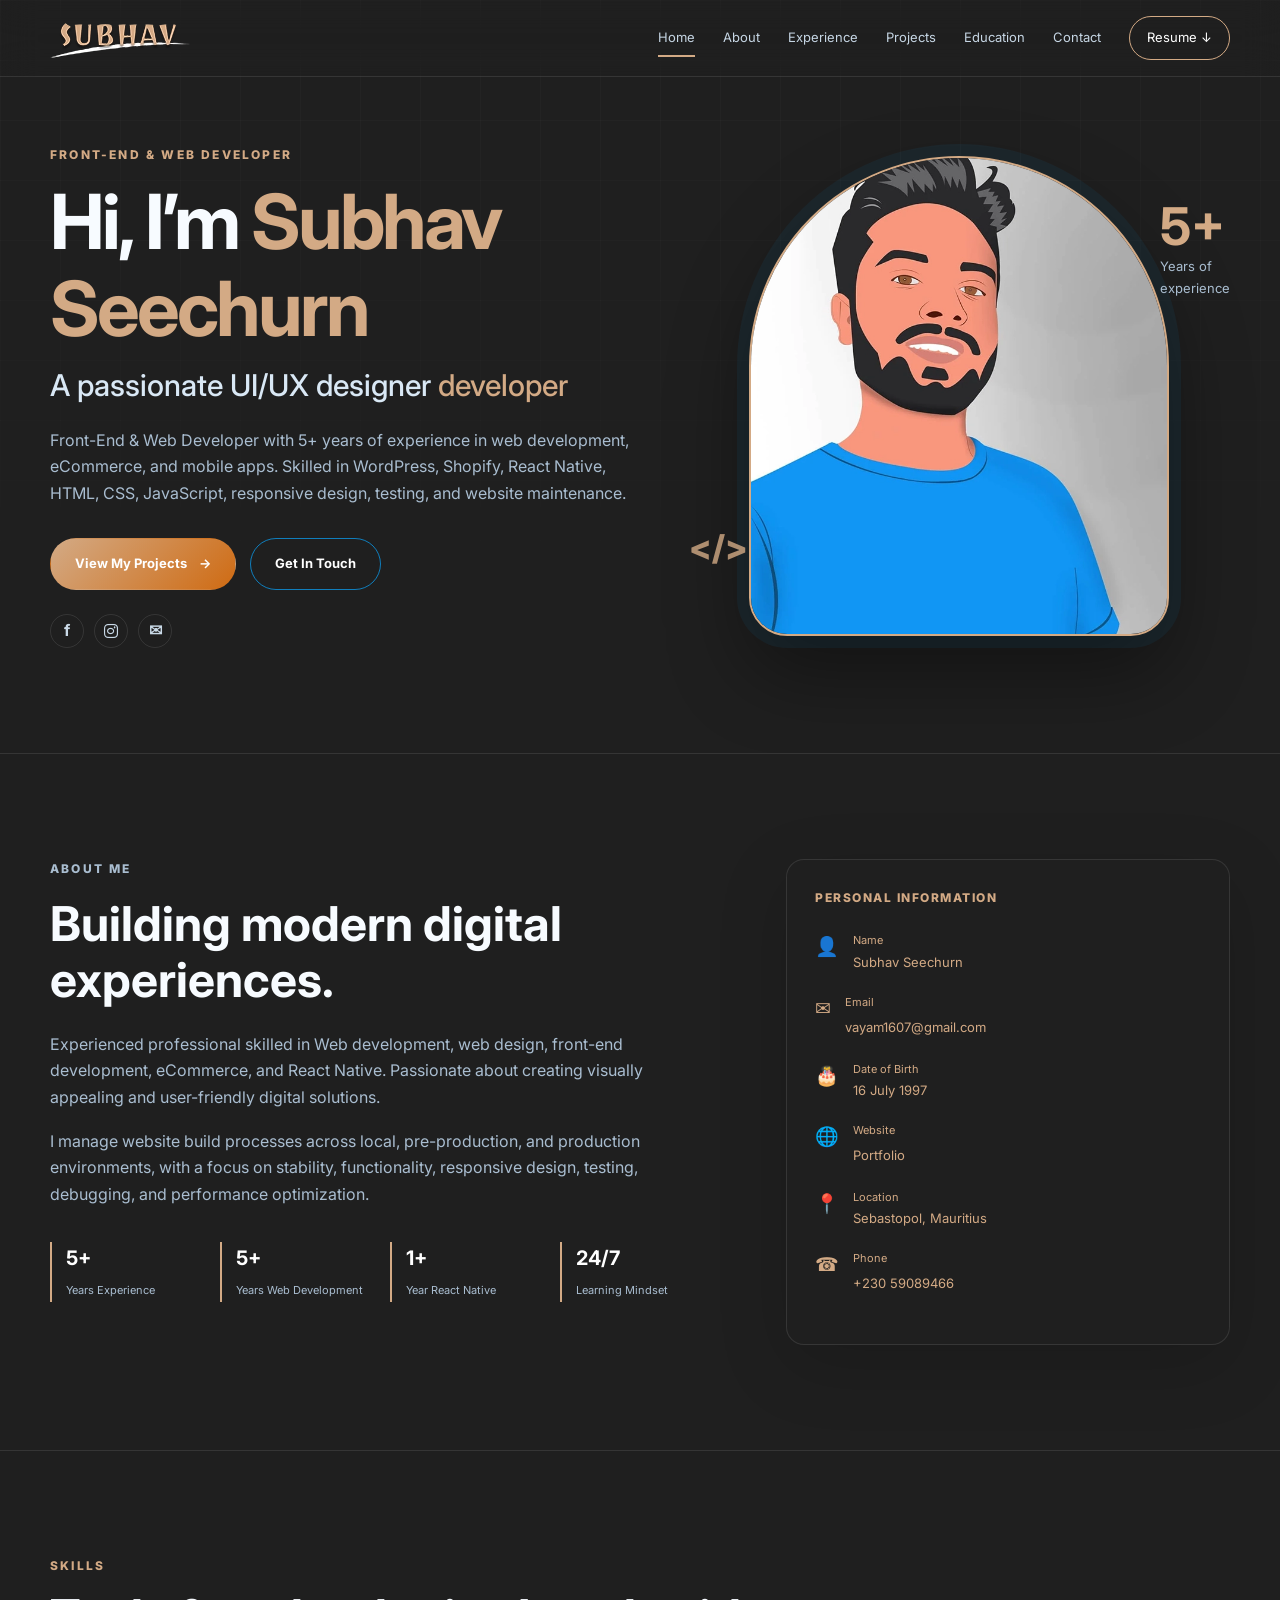
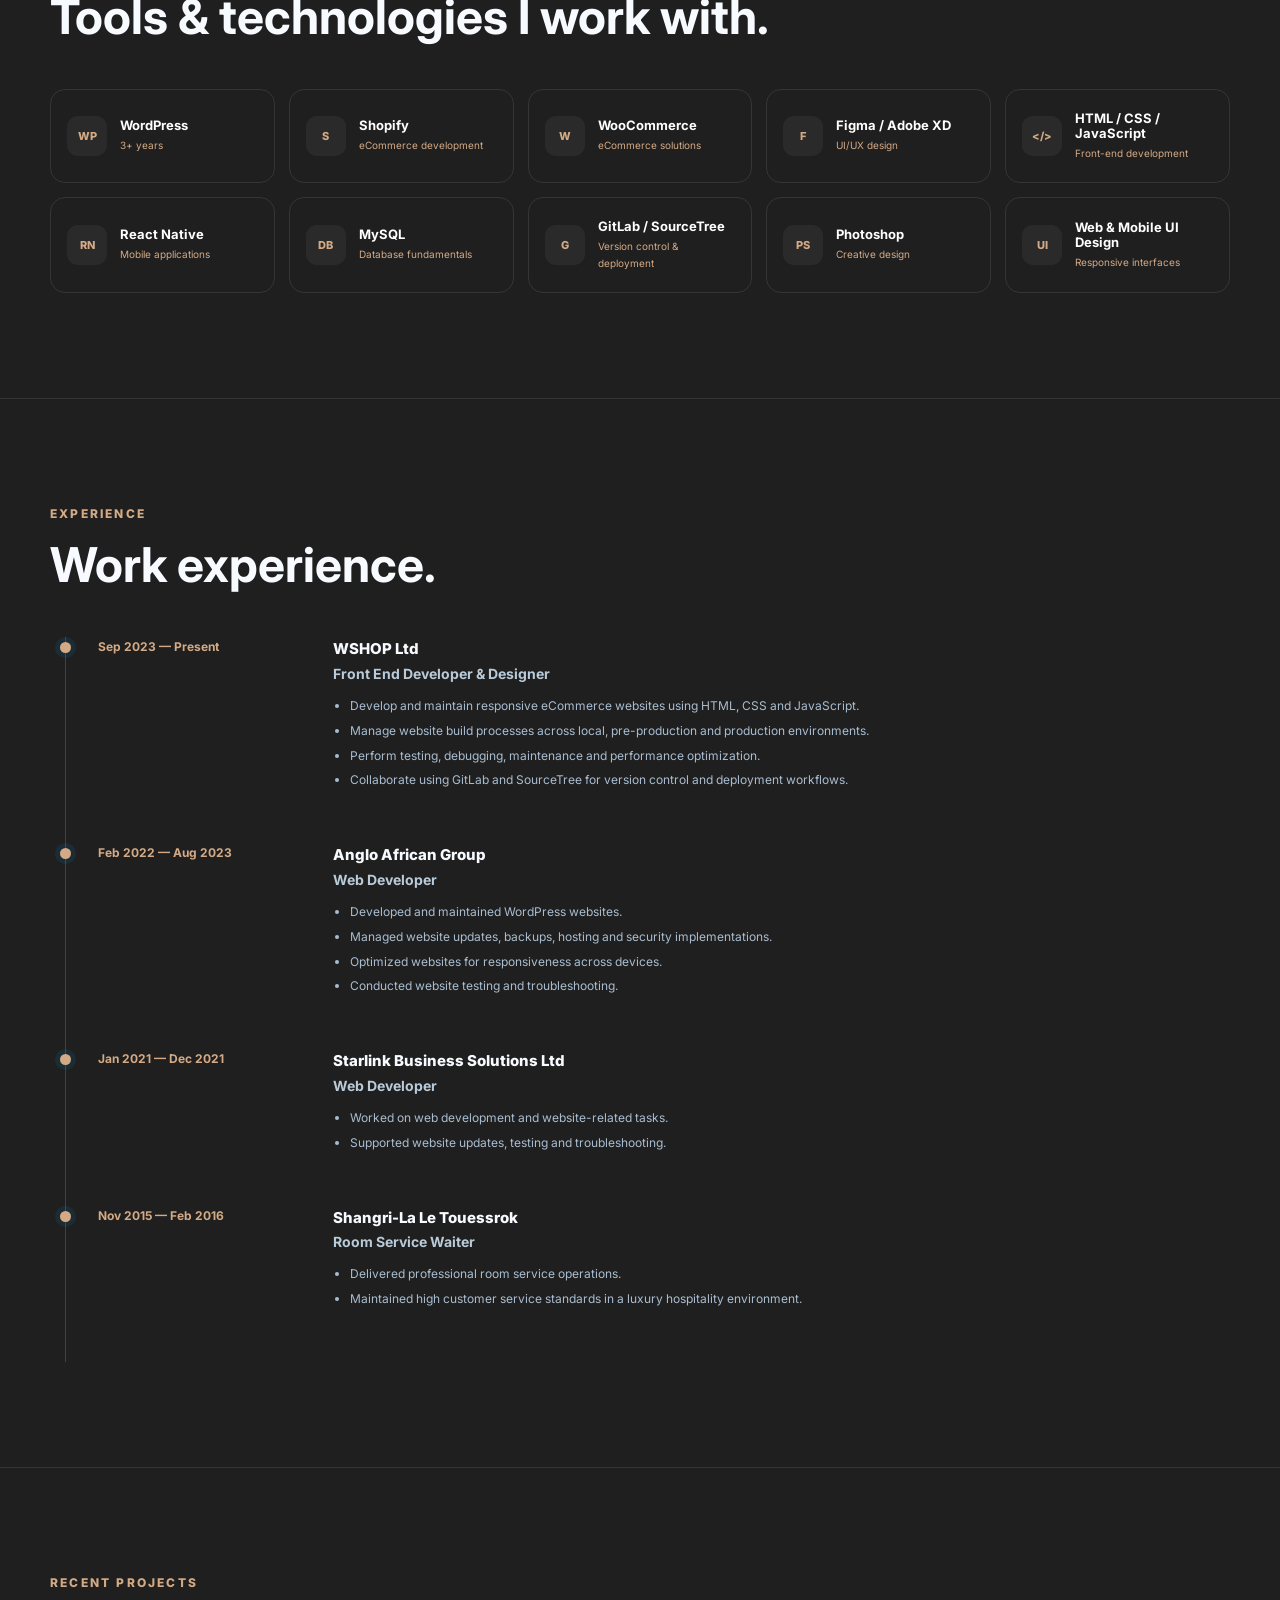
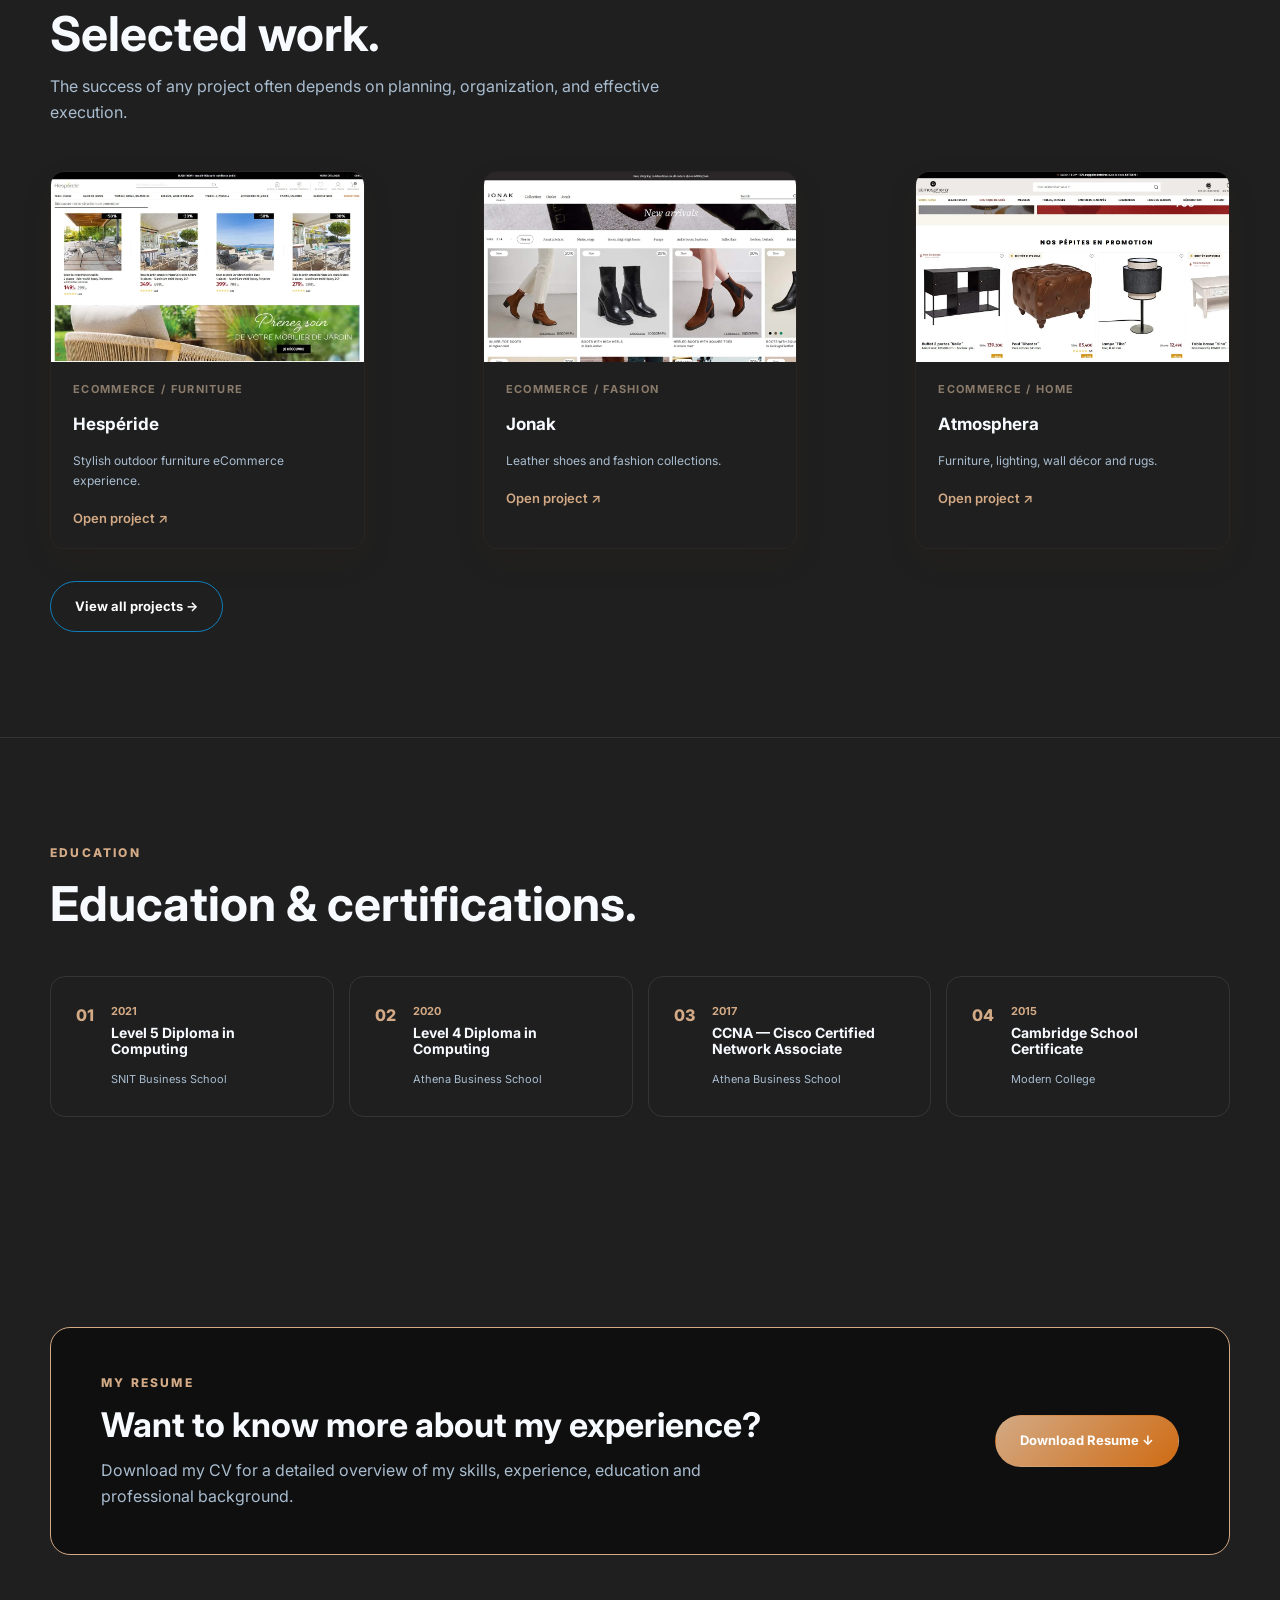
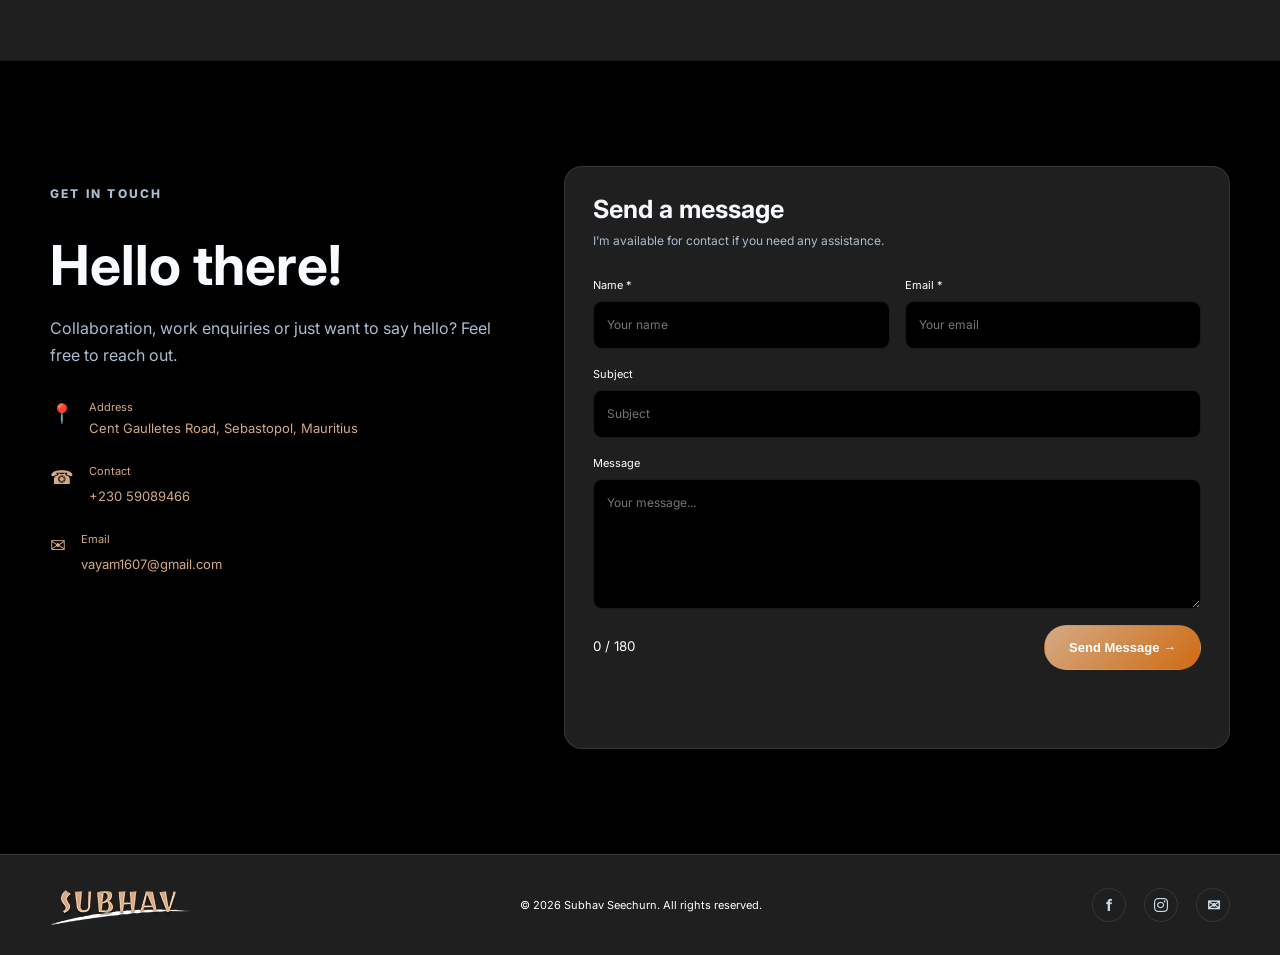
<file: index.html>
<!DOCTYPE html>
<html lang="en">
<head>
  <meta charset="UTF-8" />
  <meta name="viewport" content="width=device-width, initial-scale=1.0" />
  <meta name="description" content="Subhav Seechurn" />
  <title>Subhav Seechurn</title>
  <link rel="preconnect" href="https://fonts.googleapis.com">
  <link rel="preconnect" href="https://fonts.gstatic.com" crossorigin>
  <link href="https://fonts.googleapis.com/css2?family=Inter:wght@400;500;600;700;800&display=swap" rel="stylesheet">
  <link rel="stylesheet" href="style.css" />
  <link rel="icon" type="image/svg+xml" href="img/favicon.svg">
  <link rel="stylesheet" href="https://cdnjs.cloudflare.com/ajax/libs/font-awesome/6.5.2/css/all.min.css">
</head>
<body>
  <div class="scroll-progress" id="scrollProgress"></div>

  <header class="site-header" id="top">
    <nav class="nav container" id="primary-nav">
      <a class="brand" href="#home" aria-label="Subhav Seechurn home">
        <img src="img/logo.webp" alt="Subhav Seechurn">
      </a>

      <button class="menu-toggle" id="menuToggle" aria-label="Toggle menu" aria-expanded="false">
        <span></span><span></span><span></span>
      </button>

      <div class="nav-links" id="navLinks">
        <a class="active" href="#home">Home</a>
        <a href="#about">About</a>
        <a href="#experience">Experience</a>
        <a href="#projects">Projects</a>
        <a href="#education">Education</a>
        <a href="#contact">Contact</a>
        <a class="nav-resume" href="#resume">Resume <span>↓</span></a>
      </div>
    </nav>
  </header>

  <main id="lqd-site-content">
    <section class="hero section" id="home">
      <div class="hero-grid container">
        <div class="hero-copy reveal">
          <p class="eyebrow">FRONT-END & WEB DEVELOPER</p>
          <h1>Hi, I’m <span>Subhav Seechurn</span></h1>
          <h2>A passionate UI/UX designer <span>developer</span></h2>
          <p class="hero-text">
            Front-End & Web Developer with 5+ years of experience in web development,
            eCommerce, and mobile apps. Skilled in WordPress, Shopify, React Native,
            HTML, CSS, JavaScript, responsive design, testing, and website maintenance.
          </p>
          <div class="hero-actions">
            <a class="btn btn-primary" href="#projects">View My Projects <span>→</span></a>
            <a class="btn btn-outline" href="#contact">Get In Touch</a>
          </div>
          <div class="social-row">
            <a href="https://www.facebook.com/profile.php?id=100084612090425" target="_blank" rel="noopener">f</a>
            <a href="https://www.instagram.com/vayam_seechurn/" target="_blank" rel="noopener"><i class="fa-brands fa-instagram"></i></a>
            <a href="mailto:vayam1607@gmail.com">✉</a>
          </div>
        </div>

        <div class="hero-visual reveal">
          <div class="hero-glow"></div>
          <div class="portrait-wrap">
            <img src="img/profile_image.webp" alt="Dummy profile portrait for Subhav Seechurn" />
          </div>
          <div class="experience-badge">
            <strong id="experienceyears"></strong>
            <span>Years of<br>experience</span>
          </div>
          <div class="floating-code">&lt;/&gt;</div>
        </div>
      </div>
    </section>

    <section class="about section" id="about">
      <div class="container about-grid">
        <div class="about-copy reveal">
          <p class="eyebrow">ABOUT ME</p>
          <h2>Building modern digital experiences.</h2>
          <p>
            Experienced professional skilled in Web development, web design,
            front-end development, eCommerce, and React Native. Passionate about
            creating visually appealing and user-friendly digital solutions.
          </p>
          <p>
            I manage website build processes across local, pre-production, and
            production environments, with a focus on stability, functionality,
            responsive design, testing, debugging, and performance optimization.
          </p>

          <div class="stats">
            <div><strong>5+</strong><span>Years Experience</span></div>
            <div><strong>5+</strong><span>Years Web Development</span></div>
            <div><strong>1+</strong><span>Year React Native</span></div>
            <div><strong>24/7</strong><span>Learning Mindset</span></div>
          </div>
        </div>

        <div class="info-card reveal">
          <p class="card-label">PERSONAL INFORMATION</p>
          <div class="info-item"><span>👤</span><div><small>Name</small><div class="name">Subhav Seechurn</div></div></div>
          <div class="info-item"><span>✉</span><div><small>Email</small><a href="mailto:vayam1607@gmail.com">vayam1607@gmail.com</a></div></div>
          <div class="info-item"><span>🎂</span><div><small>Date of Birth</small><div class="name">16 July 1997</div></div></div>
          <div class="info-item"><span>🌐</span><div><small>Website</small><a href="https://vayam737-cmd.github.io/subhav-portfolio/" target="_blank" rel="noopener">Portfolio</a></div></div>
          <div class="info-item"><span>📍</span><div><small>Location</small><div class="name">Sebastopol, Mauritius</div></div></div>
          <div class="info-item"><span>☎</span><div><small>Phone</small><a href="tel:+23059089466">+230 59089466</a></div></div>
        </div>
      </div>
    </section>

    <section class="skills section" id="skills">
      <div class="container">
        <div class="section-heading reveal">
          <p class="eyebrow">SKILLS</p>
          <h2>Tools & technologies I work with.</h2>
        </div>
        <div class="skill-grid">
          <article class="skill-card reveal"><span class="skill-icon">WP</span><div><h3>WordPress</h3><p>3+ years</p></div></article>
          <article class="skill-card reveal"><span class="skill-icon">S</span><div><h3>Shopify</h3><p>eCommerce development</p></div></article>
          <article class="skill-card reveal"><span class="skill-icon">W</span><div><h3>WooCommerce</h3><p>eCommerce solutions</p></div></article>
          <article class="skill-card reveal"><span class="skill-icon">F</span><div><h3>Figma / Adobe XD</h3><p>UI/UX design</p></div></article>
          <article class="skill-card reveal"><span class="skill-icon">&lt;/&gt;</span><div><h3>HTML / CSS / JavaScript</h3><p>Front-end development</p></div></article>
          <article class="skill-card reveal"><span class="skill-icon">RN</span><div><h3>React Native</h3><p>Mobile applications</p></div></article>
          <article class="skill-card reveal"><span class="skill-icon">DB</span><div><h3>MySQL</h3><p>Database fundamentals</p></div></article>
          <article class="skill-card reveal"><span class="skill-icon">G</span><div><h3>GitLab / SourceTree</h3><p>Version control & deployment</p></div></article>
          <article class="skill-card reveal"><span class="skill-icon">PS</span><div><h3>Photoshop</h3><p>Creative design</p></div></article>
          <article class="skill-card reveal"><span class="skill-icon">UI</span><div><h3>Web & Mobile UI Design</h3><p>Responsive interfaces</p></div></article>
        </div>
      </div>
    </section>

    <section class="experience section" id="experience">
      <div class="container">
        <div class="section-heading reveal">
          <p class="eyebrow">EXPERIENCE</p>
          <h2>Work experience.</h2>
        </div>

        <div class="timeline">
          <article class="timeline-item reveal">
            <div class="timeline-dot"></div>
            <div class="timeline-date">Sep 2023 — Present</div>
            <div class="timeline-content">
              <p class="company">WSHOP Ltd</p>
              <h3>Front End Developer & Designer</h3>
              <ul>
                <li>Develop and maintain responsive eCommerce websites using HTML, CSS and JavaScript.</li>
                <li>Manage website build processes across local, pre-production and production environments.</li>
                <li>Perform testing, debugging, maintenance and performance optimization.</li>
                <li>Collaborate using GitLab and SourceTree for version control and deployment workflows.</li>
              </ul>
            </div>
          </article>

          <article class="timeline-item reveal">
            <div class="timeline-dot"></div>
            <div class="timeline-date">Feb 2022 — Aug 2023</div>
            <div class="timeline-content">
              <p class="company">Anglo African Group</p>
              <h3>Web Developer</h3>
              <ul>
                <li>Developed and maintained WordPress websites.</li>
                <li>Managed website updates, backups, hosting and security implementations.</li>
                <li>Optimized websites for responsiveness across devices.</li>
                <li>Conducted website testing and troubleshooting.</li>
              </ul>
            </div>
          </article>

          <article class="timeline-item reveal">
            <div class="timeline-dot"></div>
            <div class="timeline-date">Jan 2021 — Dec 2021</div>
            <div class="timeline-content">
              <p class="company">Starlink Business Solutions Ltd</p>
              <h3>Web Developer</h3>
              <ul>
                <li>Worked on web development and website-related tasks.</li>
                <li>Supported website updates, testing and troubleshooting.</li>
              </ul>
            </div>
          </article>

          <article class="timeline-item reveal">
            <div class="timeline-dot"></div>
            <div class="timeline-date">Nov 2015 — Feb 2016</div>
            <div class="timeline-content">
              <p class="company">Shangri-La Le Touessrok</p>
              <h3>Room Service Waiter</h3>
              <ul>
                <li>Delivered professional room service operations.</li>
                <li>Maintained high customer service standards in a luxury hospitality environment.</li>
              </ul>
            </div>
          </article>
        </div>
      </div>
    </section>

    <section class="projects section" id="projects">
      <div class="container">
        <div class="section-heading section-heading-row reveal">
          <div>
            <p class="eyebrow">RECENT PROJECTS</p>
            <h2>Selected work.</h2>
            <p>The success of any project often depends on planning, organization, and effective execution.</p>
          </div>
        </div>

        <div class="project-grid">
          <article class="project-card reveal">
            <div class="project-image furniture"></div>
            <div class="project-body">
              <span>eCommerce / Furniture</span>
              <h3>Hespéride</h3>
              <p>Stylish outdoor furniture eCommerce experience.</p>
              <a href="https://www.hesperide.com/fr/" target="_blank" rel="noopener">Open project ↗</a>
            </div>
          </article>

          <article class="project-card reveal">
            <div class="project-image shoes"></div>
            <div class="project-body">
              <span>eCommerce / Fashion</span>
              <h3>Jonak</h3>
              <p>Leather shoes and fashion collections.</p>
              <a href="https://www.jonak-paris.com/" target="_blank" rel="noopener">Open project ↗</a>
            </div>
          </article>

          <article class="project-card reveal">
            <div class="project-image decor"></div>
            <div class="project-body">
              <span>eCommerce / Home</span>
              <h3>Atmosphera</h3>
              <p>Furniture, lighting, wall décor and rugs.</p>
              <a href="https://www.atmosphera.com/fr/" target="_blank" rel="noopener">Open project ↗</a>
            </div>
          </article>
        </div>
        <a class="btn btn-outline" href="projects.html">View all projects →</a>
      </div>
    </section>

    <section class="education section" id="education">
      <div class="container">
        <div class="section-heading reveal">
          <p class="eyebrow">EDUCATION</p>
          <h2>Education & certifications.</h2>
        </div>
        <div class="education-grid">
          <article class="education-card reveal"><span>01</span><div><p>2021</p><h3>Level 5 Diploma in Computing</h3><small>SNIT Business School</small></div></article>
          <article class="education-card reveal"><span>02</span><div><p>2020</p><h3>Level 4 Diploma in Computing</h3><small>Athena Business School</small></div></article>
          <article class="education-card reveal"><span>03</span><div><p>2017</p><h3>CCNA — Cisco Certified Network Associate</h3><small>Athena Business School</small></div></article>
          <article class="education-card reveal"><span>04</span><div><p>2015</p><h3>Cambridge School Certificate</h3><small>Modern College</small></div></article>
        </div>
      </div>
    </section>

    <section class="resume-cta section" id="resume">
      <div class="container resume-box reveal">
        <div>
          <p class="eyebrow">MY RESUME</p>
          <h2>Want to know more about my experience?</h2>
          <p>Download my CV for a detailed overview of my skills, experience, education and professional background.</p>
        </div>
        <a href="img/resume_Subhav_Seechurn_2026.pdf" class="btn btn-primary" target="_blank" rel="noopener noreferrer">Download Resume ↓</a>
      </div>
    </section>

    <section class="contact section" id="contact">
      <div class="container contact-grid">
        <div class="contact-copy reveal">
          <p class="eyebrow">GET IN TOUCH</p>
          <h2>Hello there!</h2>
          <p>Collaboration, work enquiries or just want to say hello? Feel free to reach out.</p>
          <div class="contact-list">
            <div><span>📍</span><div><small>Address</small><div class="address">Cent Gaulletes Road, Sebastopol, Mauritius</div></div></div>
            <div><span>☎</span><div><small>Contact</small><a href="tel:+23059089466">+230 59089466</a></div></div>
            <div><span>✉</span><div><small>Email</small><a href="mailto:vayam1607@gmail.com">vayam1607@gmail.com</a></div></div>
          </div>
        </div>

        <form class="contact-form reveal" id="contactForm">
          <h3>Send a message</h3>
          <p>I’m available for contact if you need any assistance.</p>
          <div class="form-grid">
            <label>Name *<input name="name" type="text" placeholder="Your name" required></label>
            <label>Email *<input name="email" type="email" placeholder="Your email" required></label>
          </div>
          <label>Subject<input name="subject" type="text" placeholder="Subject"></label>
          <label>Message<textarea name="message" id="message" maxlength="180" placeholder="Your message..." required></textarea></label>
          <div class="form-footer">
            <small><span id="charCount">0</span> / 180</small>
            <button class="btn btn-primary loader" type="submit">
                <span class="loader-text">Send Message →</span>
                <span class="loading">Sending...</span>
            </button>
          </div>
          <p class="form-note" id="formNote"></p>
        </form>
      </div>
    </section>
  </main>

  <footer class="footer">
    <div class="container footer-inner">
      <div class="footer-brand"><img src="img/logo.webp" alt="Subhav Seechurn"></div>
      <p>© <span id="year"></span> Subhav Seechurn. All rights reserved.</p>
      <div class="footer-links">
        <a href="https://www.facebook.com/profile.php?id=100084612090425" target="_blank" rel="noopener">f</a>
        <a href="https://www.instagram.com/vayam_seechurn/" target="_blank" rel="noopener"><i class="fa-brands fa-instagram"></i></a>
        <a href="mailto:vayam1607@gmail.com">✉</a>
      </div>
    </div>
  </footer>

  <a class="back-top" href="#home" aria-label="Back to top">↑</a>
  <script src="script.js"></script>
</body>
</html>
</file>
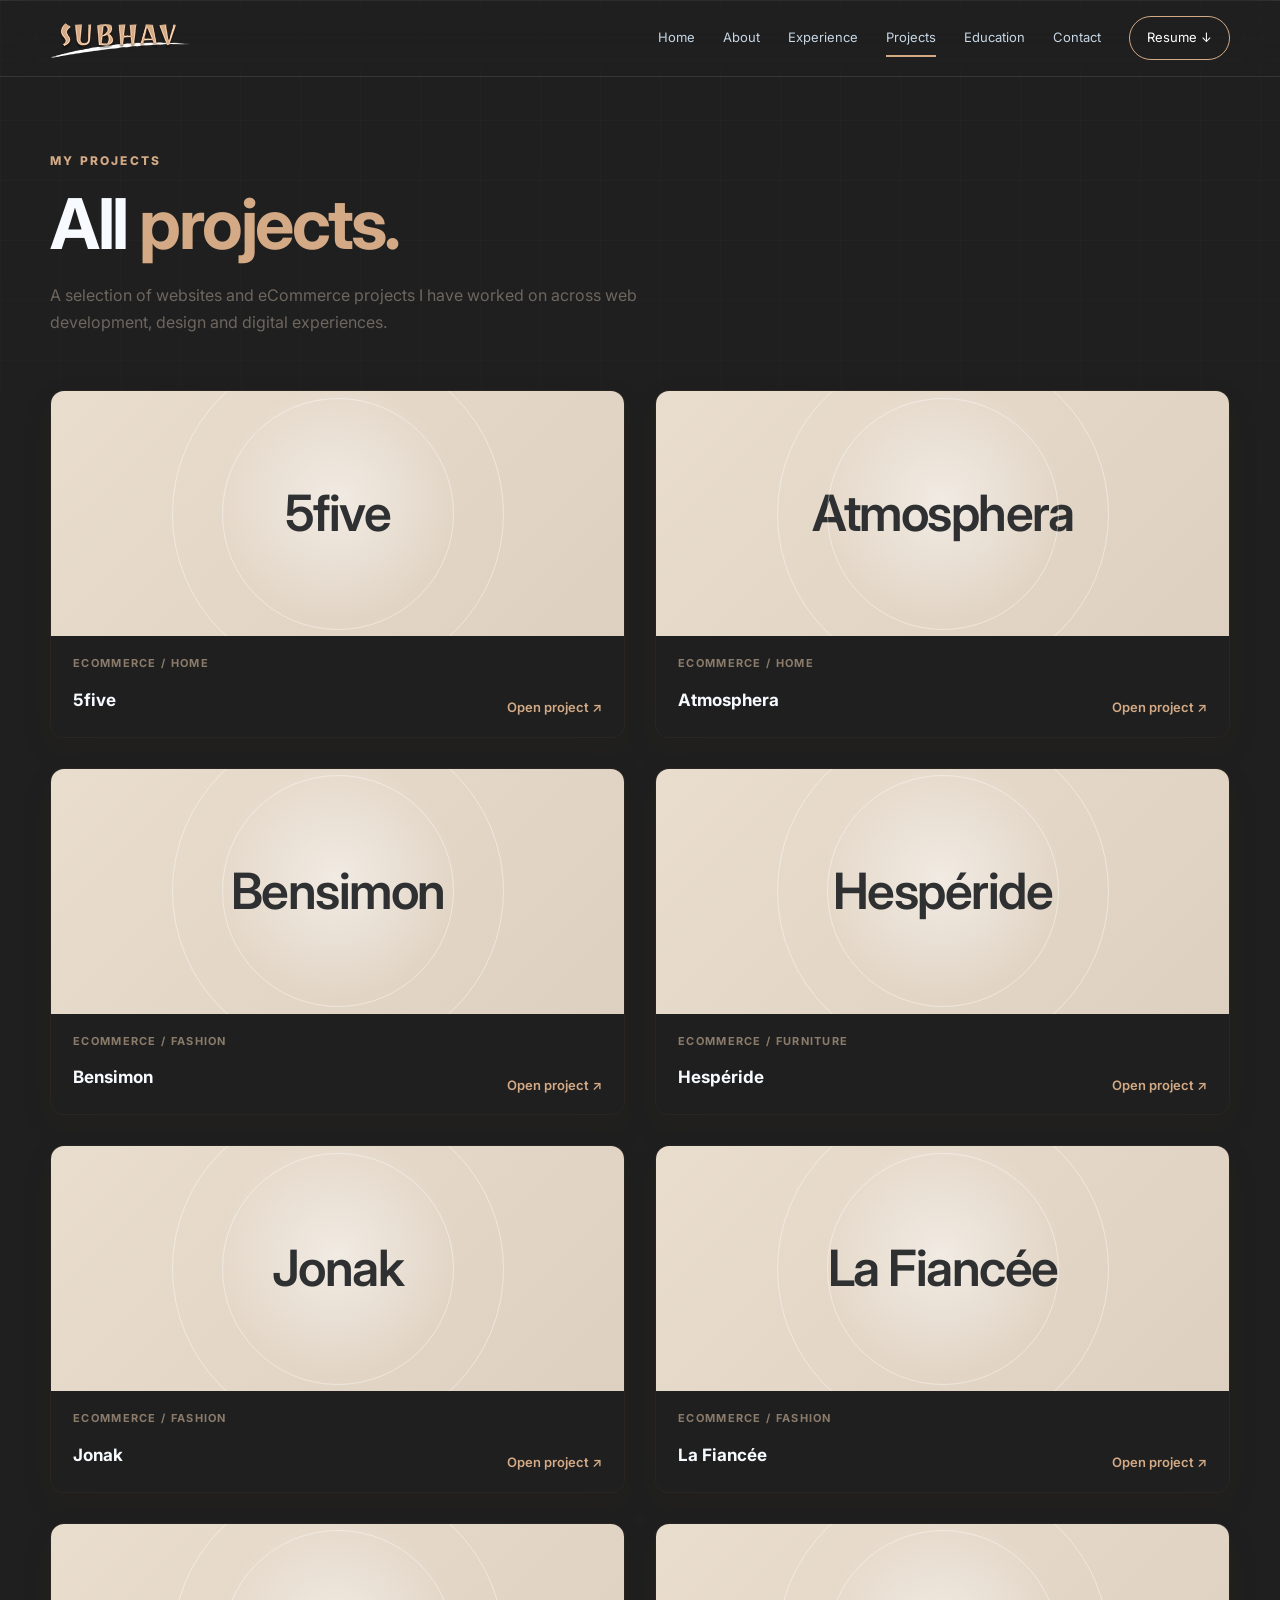
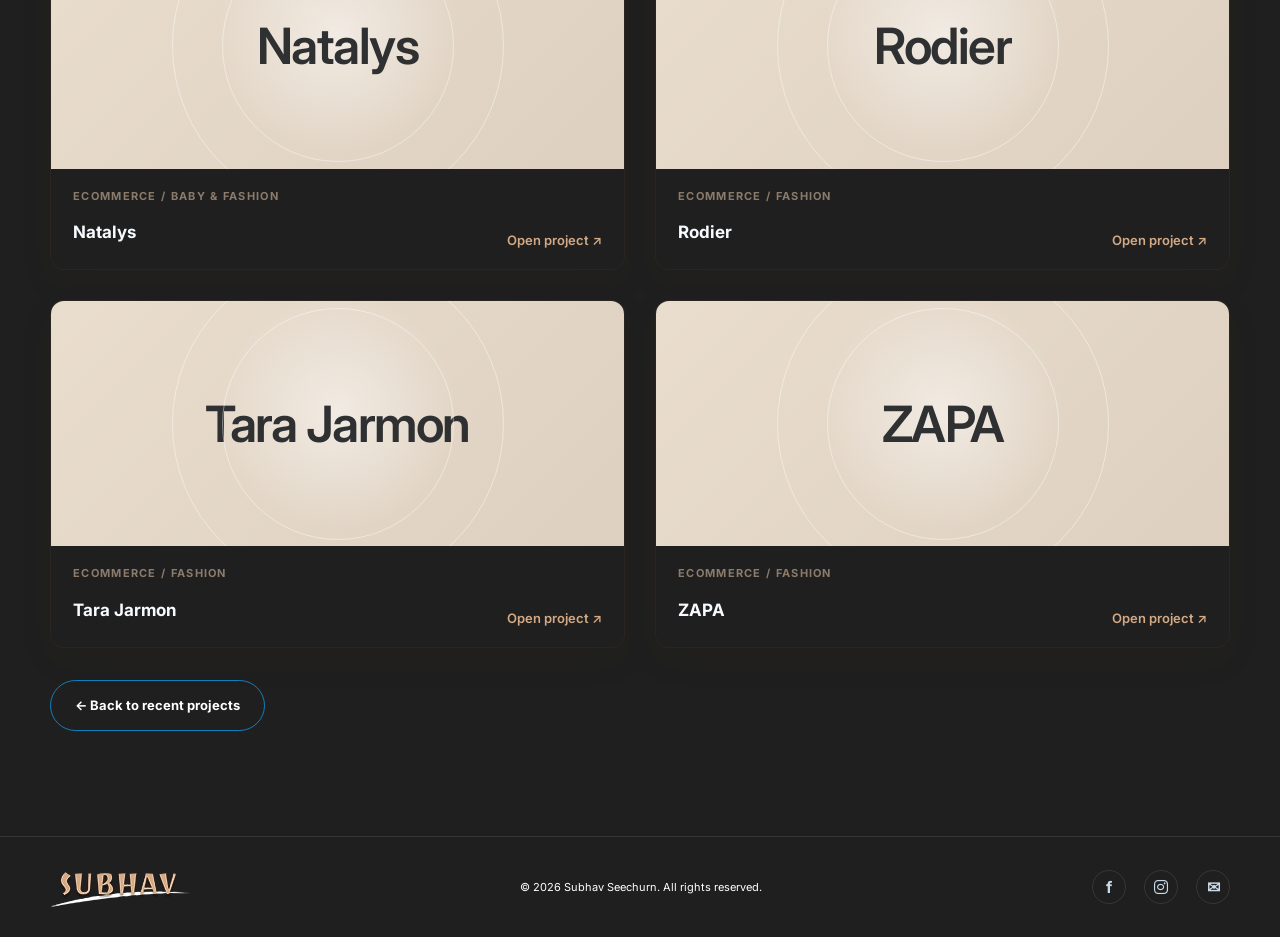
<file: projects.html>
<!DOCTYPE html>
<html lang="en">
<head>
  <meta charset="UTF-8">
  <meta name="viewport" content="width=device-width, initial-scale=1.0">
  <meta name="description" content="All projects by Subhav Seechurn">
  <title>All Projects | Subhav Seechurn</title>
  <link rel="preconnect" href="https://fonts.googleapis.com">
  <link rel="preconnect" href="https://fonts.gstatic.com" crossorigin>
  <link href="https://fonts.googleapis.com/css2?family=Inter:wght@400;500;600;700;800&display=swap" rel="stylesheet">
  <link rel="stylesheet" href="style.css">
  <link rel="icon" type="image/svg+xml" href="img/favicon.svg">
  <link rel="stylesheet" href="https://cdnjs.cloudflare.com/ajax/libs/font-awesome/6.5.2/css/all.min.css">
</head>
<body>
  <div class="scroll-progress" id="scrollProgress"></div>

  <header class="site-header" id="top">
    <nav class="nav container" id="primary-nav">
      <a class="brand" href="index.html" aria-label="Subhav Seechurn home">
        <img src="img/logo.webp" alt="Subhav Seechurn">
      </a>

      <button class="menu-toggle" id="menuToggle" aria-label="Toggle menu" aria-expanded="false">
        <span></span><span></span><span></span>
      </button>

      <div class="nav-links" id="navLinks">
        <a href="index.html#home">Home</a>
        <a href="index.html#about">About</a>
        <a href="index.html#experience">Experience</a>
        <a class="active" href="projects.html">Projects</a>
        <a href="index.html#education">Education</a>
        <a href="index.html#contact">Contact</a>
        <a class="nav-resume" href="index.html#resume">Resume <span>↓</span></a>
      </div>
    </nav>
  </header>

  <main>
    <section class="projects-page section">
      <div class="container">
        <div class="page-header reveal">
          <p class="eyebrow">MY PROJECTS</p>
          <h1>All <span>projects.</span></h1>
          <p>A selection of websites and eCommerce projects I have worked on across web development, design and digital experiences.</p>
        </div>

        <div class="all-projects-grid">
          <article class="project-card reveal">
            <a class="project-image-link" href="https://www.5five.com/fr/" target="_blank" rel="noopener" aria-label="Open 5five website"><div class="project-name-visual">5five</div></a>
            <div class="project-body">
              <span>eCommerce / Home</span>
              <h3>5five</h3>
              <a href="https://www.5five.com/fr/" target="_blank" rel="noopener">Open project ↗</a>
            </div>
          </article>
          <article class="project-card reveal">
            <a class="project-image-link" href="https://www.atmosphera.com/fr/" target="_blank" rel="noopener" aria-label="Open Atmosphera website"><div class="project-name-visual">Atmosphera</div></a>
            <div class="project-body">
              <span>eCommerce / Home</span>
              <h3>Atmosphera</h3>
              <a href="https://www.atmosphera.com/fr/" target="_blank" rel="noopener">Open project ↗</a>
            </div>
          </article>
          <article class="project-card reveal">
            <a class="project-image-link" href="https://en.bensimon.com/" target="_blank" rel="noopener" aria-label="Open Bensimon website"><div class="project-name-visual">Bensimon</div></a>
            <div class="project-body">
              <span>eCommerce / Fashion</span>
              <h3>Bensimon</h3>
              <a href="https://en.bensimon.com/" target="_blank" rel="noopener">Open project ↗</a>
            </div>
          </article>
          <article class="project-card reveal">
            <a class="project-image-link" href="https://www.hesperide.com/en/" target="_blank" rel="noopener" aria-label="Open Hespéride website"><div class="project-name-visual">Hespéride</div></a>
            <div class="project-body">
              <span>eCommerce / Furniture</span>
              <h3>Hespéride</h3>
              <a href="https://www.hesperide.com/en/" target="_blank" rel="noopener">Open project ↗</a>
            </div>
          </article>
          <article class="project-card reveal">
            <a class="project-image-link" href="https://www.jonak.fr/" target="_blank" rel="noopener" aria-label="Open Jonak website"><div class="project-name-visual">Jonak</div></a>
            <div class="project-body">
              <span>eCommerce / Fashion</span>
              <h3>Jonak</h3>
              <a href="https://www.jonak.fr/" target="_blank" rel="noopener">Open project ↗</a>
            </div>
          </article>
          <article class="project-card reveal">
            <a class="project-image-link" href="https://www.lafiancee-shop.com/" target="_blank" rel="noopener" aria-label="Open La Fiancée website"><div class="project-name-visual">La Fiancée</div></a>
            <div class="project-body">
              <span>eCommerce / Fashion</span>
              <h3>La Fiancée</h3>
              <a href="https://www.lafiancee-shop.com/" target="_blank" rel="noopener">Open project ↗</a>
            </div>
          </article>
          <article class="project-card reveal">
            <a class="project-image-link" href="https://en.natalys.com/" target="_blank" rel="noopener" aria-label="Open Natalys website"><div class="project-name-visual">Natalys</div></a>
            <div class="project-body">
              <span>eCommerce / Baby & Fashion</span>
              <h3>Natalys</h3>
              <a href="https://en.natalys.com/" target="_blank" rel="noopener">Open project ↗</a>
            </div>
          </article>
          <article class="project-card reveal">
            <a class="project-image-link" href="https://en.rodier.fr/" target="_blank" rel="noopener" aria-label="Open Rodier website"><div class="project-name-visual">Rodier</div></a>
            <div class="project-body">
              <span>eCommerce / Fashion</span>
              <h3>Rodier</h3>
              <a href="https://en.rodier.fr/" target="_blank" rel="noopener">Open project ↗</a>
            </div>
          </article>
          <article class="project-card reveal">
            <a class="project-image-link" href="https://en.tarajarmon.com/" target="_blank" rel="noopener" aria-label="Open Tara Jarmon website"><div class="project-name-visual">Tara Jarmon</div></a>
            <div class="project-body">
              <span>eCommerce / Fashion</span>
              <h3>Tara Jarmon</h3>
              <a href="https://en.tarajarmon.com/" target="_blank" rel="noopener">Open project ↗</a>
            </div>
          </article>
          <article class="project-card reveal">
            <a class="project-image-link" href="https://www.zapa-paris.com/" target="_blank" rel="noopener" aria-label="Open ZAPA website"><div class="project-name-visual">ZAPA</div></a>
            <div class="project-body">
              <span>eCommerce / Fashion</span>
              <h3>ZAPA</h3>
              <a href="https://www.zapa-paris.com/" target="_blank" rel="noopener">Open project ↗</a>
            </div>
          </article>
        </div>
        <a class="btn btn-outline" href="index.html#projects">← Back to recent projects</a>
      </div>
    </section>
  </main>

  <footer class="footer">
    <div class="container footer-inner">
      <div class="footer-brand"><img src="img/logo.webp" alt="Subhav Seechurn"></div>
      <p>© <span id="year"></span> Subhav Seechurn. All rights reserved.</p>
      <div class="footer-links">
        <a href="https://www.facebook.com/profile.php?id=100084612090425" target="_blank" rel="noopener">f</a>
        <a href="https://www.instagram.com/vayam_seechurn/" target="_blank" rel="noopener"><i class="fa-brands fa-instagram"></i></a>
        <a href="mailto:vayam1607@gmail.com">✉</a>
      </div>
    </div>
  </footer>

  <a class="back-top" href="projects.html" aria-label="Back to top">↑</a>
  <script src="script.js"></script>
</body>
</html>
</file>
<file: style.css>
* {
    box-sizing: border-box;
    margin: 0;
    padding: 0;
}

:root {
    --bg: #1f1f1f;
    --white: #f7fbff;
    --muted: #a9bdd0;
    --line: #ffffff1a;
    --bOrange: #D3AA85;
    --dOrange: #cf6b13;
    --max: 1180px;
}

html {
    scroll-behavior: smooth
}

body {
    font-family: Inter, Arial, sans-serif;
    background: var(--bg);
    color: var(--white);
    line-height: 1.65;
    overflow-x: hidden;
}

body:before {
    content: "";
    position: fixed;
    inset: 0;
    pointer-events: none;
    background-image: linear-gradient(rgba(255, 255, 255, .025) 1px, transparent 1px), linear-gradient(90deg, rgba(255, 255, 255, .025) 1px, transparent 1px);
    background-size: 60px 60px;
    mask-image: linear-gradient(to bottom, black, transparent 75%);
    z-index: -1;
}

a {
    color: inherit;
    text-decoration: none;
}

.container {
    width: min(var(--max), calc(100% - 40px));
    margin: auto;
}

.section {
    padding: 105px 0;
    border-top: 1px solid var(--line);
}

.eyebrow {
    color: var(--bOrange);
    font-size: 12px;
    letter-spacing: 2.2px;
    font-weight: 800;
    margin-bottom: 13px;
}

h1,
h2,
h3 {
    line-height: 1.15;
}

h2 {
    font-size: clamp(32px, 4vw, 48px);
}

.site-header {
    position: fixed;
    top: 0;
    left: 0;
    width: 100%;
    z-index: 100;
    backdrop-filter: blur(18px);
    border-bottom: 1px solid var(--line);
}

.nav {
    height: 76px;
    display: flex;
    align-items: center;
    justify-content: space-between;
}

.brand {
    display: flex;
    align-items: center;
    gap: 10px;
    font-weight: 700;
    font-size: 19px;
}

.hero h1 span,
.hero h2 span {
    color: var(--bOrange);
}

.nav-links {
    display: flex;
    align-items: center;
    gap: 28px;
    font-size: 13px;
    color: #c6d6e4;
}

.nav-links a {
    position: relative;
    padding: 8px 0;
}

.nav-links a:not(.nav-resume):after {
    content: "";
    position: absolute;
    left: 0;
    bottom: 0;
    width: 0;
    height: 2px;
    background: var(--bOrange);
    transition: .25s;
}

.nav-links a:hover:after,
.nav-links a.active:after {
    width: 100%;
}

.nav-resume {
    padding: 10px 17px !important;
    border: 1px solid var(--bOrange);
    border-radius: 30px;
    color: white !important;
}

.menu-toggle {
    display: none;
    background: none;
    border: 0;
}

.menu-toggle span {
    display: block;
    width: 25px;
    height: 2px;
    background: white;
    margin: 5px;
}

.hero {
    padding-top: 145px;
    min-height: 720px;
    display: grid;
    align-items: center;
    border-top: 0;
    overflow: hidden;
}

.hero-grid {
    display: grid;
    grid-template-columns: 1.05fr .95fr;
    align-items: center;
    gap: 40px;
}

.hero h1 {
    font-size: clamp(46px, 6vw, 76px);
    margin-bottom: 15px;
    letter-spacing: -3px;
}

.hero h2 {
    font-size: clamp(21px, 2.5vw, 30px);
    font-weight: 500;
    margin-bottom: 25px;
    color: #d9e8f5;
}

.hero-text {
    max-width: 650px;
    color: var(--muted);
    font-size: 16px;
}

.hero-actions {
    display: flex;
    gap: 14px;
    margin: 32px 0 24px;
    flex-wrap: wrap;
}

.btn {
    display: inline-flex;
    align-items: center;
    justify-content: center;
    gap: 12px;
    border-radius: 30px;
    padding: 14px 24px;
    font-size: 13px;
    font-weight: 700;
    transition: .25s;
    border: 1px solid transparent;
    color: white;
    cursor: pointer;
}

.btn-primary {
    background: linear-gradient(135deg, var(--bOrange), var(--dOrange));
}

.btn-primary:hover {
    transform: translateY(-3px);
    box-shadow: var(--bOrange);
}

.btn-outline {
    border-color: rgba(10, 167, 255, .7);
    color: white;
}

.btn-outline:hover {
    background: rgba(10, 167, 255, .1);
    transform: translateY(-3px);
}

.social-row,
.footer-links {
    display: flex;
    gap: 10px;
}

.social-row a,
.footer-links a {
    width: 34px;
    height: 34px;
    border: 1px solid var(--line);
    border-radius: 50%;
    display: grid;
    place-items: center;
    color: #c9d9e7;
    font-weight: 700;
}

.footer-links a {
    font-size: 16px;
}

.social-row a:hover,
.footer-links a:hover {
    color: var(--bOrange);
    border-color: var(--bOrange);
}

.hero-visual {
    position: relative;
    min-height: 500px;
    display: grid;
    place-items: center;
}

.hero-glow {
    position: absolute;
    width: 430px;
    height: 430px;
    border-radius: 50%;
    background: radial-gradient(circle, rgba(0, 145, 255, .33), transparent 67%);
    filter: blur(10px);
}

.portrait-wrap {
    position: relative;
    width: min(420px, 80vw);
    height: 480px;
    border-radius: 220px 220px 40px 40px;
    overflow: hidden;
    border: 2px solid var(--bOrange);
    box-shadow: 0 0 0 12px rgba(10, 167, 255, .06), 0 35px 80px rgba(0, 0, 0, .4);
}

.portrait-wrap img {
    width: 100%;
    height: 100%;
    object-fit: cover;
}

.experience-badge {
    position: absolute;
    right: 0;
    top: 55px;
    display: flex;
    flex-direction: column;
    gap: 3px;
}

.experience-badge strong {
    font-size: 52px;
    color: var(--bOrange);
    line-height: 1;
}

.experience-badge span {
    font-size: 13px;
    color: var(--muted);
}

.floating-code {
    position: absolute;
    left: 0;
    bottom: 70px;
    color: var(--bOrange);
    font-size: 34px;
    font-weight: 800;
    opacity: .8;
}

.about-grid {
    display: grid;
    grid-template-columns: 1.2fr .8fr;
    gap: 70px;
    align-items: start;
}

.about-copy h2 {
    margin-bottom: 24px;
}

.about-copy>p {
    color: var(--muted);
    max-width: 700px;
    margin-bottom: 18px;
}

.stats {
    display: grid;
    grid-template-columns: repeat(4, 1fr);
    gap: 14px;
    margin-top: 35px;
}

.stats div {
    border-left: 2px solid var(--bOrange);
    padding-left: 14px;
}

.stats strong {
    display: block;
    color: white;
    font-size: 20px;
}

.stats span {
    font-size: 11px;
    color: var(--muted);
}

.info-card,
.contact-form {
    background: var(--bg);
    border: 1px solid var(--line);
    border-radius: 18px;
    padding: 28px;
    box-shadow: 0 20px 70px rgba(0, 0, 0, .15);
}

.card-label {
    font-size: 12px;
    letter-spacing: 1.5px;
    color: var(--bOrange);
    font-weight: 800;
    margin-bottom: 24px;
}

.info-item {
    display: flex;
    gap: 14px;
    margin: 20px 0;
}

.info-item>span,
.contact-list span {
    color: var(--bOrange);
    font-size: 19px;
}

.info-item small,
.contact-list small {
    display: block;
    color: var(--bOrange);
    font-size: 11px;
    margin-bottom: 2px;
}

.info-item strong,
.info-item a,
.info-item .name,
.contact-list strong,
.contact-list a,
.contact-list .address {
    font-size: 13px;
    color: var(--bOrange);
}

.section-heading {
    margin-bottom: 45px;
}

.section-heading h2 {
    max-width: 750px;
}

.section-heading-row {
    display: flex;
    align-items: end;
    justify-content: space-between;
    gap: 30px;
}

.section-heading-row>div>p:last-child {
    color: var(--muted);
    margin-top: 12px;
    max-width: 650px;
}

.skill-grid {
    display: grid;
    grid-template-columns: repeat(5, 1fr);
    gap: 14px;
}

.skill-card {
    padding: 21px 16px;
    border: 1px solid var(--line);
    border-radius: 15px;
    color: var(--bg);
    display: flex;
    align-items: center;
    gap: 13px;
    transition: .25s;
}

.skill-card:hover {
    transform: translateY(-5px);
    border-color: var(--bOrange);
}

.skill-icon {
    flex: 0 0 40px;
    height: 40px;
    border-radius: 11px;
    display: grid;
    place-items: center;
    background: rgba(151, 151, 151, 0.1);
    color: var(--bOrange);
    font-size: 11px;
    font-weight: 800;
}

.skill-card h3 {
    font-size: 13px;
    color: white;
}

.skill-card p {
    font-size: 10px;
    color: var(--bOrange);
    margin-top: 4px;
}

.timeline {
    position: relative;
    margin-left: 10px;
}

.timeline:before {
    content: "";
    position: absolute;
    left: 5px;
    top: 0;
    bottom: 0;
    width: 1px;
    background: rgba(10, 167, 255, .35);
}

.timeline-item {
    display: grid;
    grid-template-columns: 190px 1fr;
    gap: 45px;
    position: relative;
    padding: 0 0 48px 38px;
}

.timeline-dot {
    position: absolute;
    left: 0;
    top: 5px;
    width: 11px;
    height: 11px;
    border-radius: 50%;
    background: var(--bOrange);
    box-shadow: 0 0 0 5px rgba(10, 167, 255, .1);
}

.timeline-date {
    color: var(--bOrange);
    font-size: 12px;
    font-weight: 700;
}

.company {
    font-size: 15px;
    font-weight: 800;
}

.timeline-content h3 {
    font-size: 14px;
    color: #b9cbd9;
    margin: 4px 0 14px;
}

.timeline-content ul {
    color: var(--muted);
    font-size: 12px;
    padding-left: 17px;
}

.timeline-content li {
    margin-bottom: 5px;
}

.projects.section .btn-outline,
.projects-page.section .btn-outline {
    margin-top: 2rem;
}

.project-grid {
    display: grid;
    grid-template-columns: repeat(3, 1fr);
    gap: 118px;
}

.project-image {
    height: 190px;
    background-size: cover;
    background-position: center;
}

.furniture {
    background: url("img/hesperide.webp") left/cover;
}

.shoes {
    background: url("img/jonak.webp") left/cover;
}

.decor {
    background: url("img/atmosphera.webp") left/cover;
}

.project-body>span {
    font-size: 10px;
    color: var(--bOrange);
    font-weight: 700;
}

.project-body h3 {
    font-size: 20px;
    margin: 7px 0;
}

.project-body p {
    font-size: 12px;
    color: var(--muted);
    min-height: 42px;
}

.project-body a {
    display: inline-block;
    margin-top: 15px;
    color: var(--bOrange);
    font-size: 12px;
    font-weight: 700;
}

.education-grid {
    display: grid;
    grid-template-columns: repeat(4, 1fr);
    gap: 15px
}

.education-card {
    display: flex;
    gap: 17px;
    padding: 25px;
    border: 1px solid var(--line);
    border-radius: 15px;
}

.education-card>span {
    color: var(--bOrange);
    font-weight: 800;
}

.education-card p {
    font-size: 11px;
    color: var(--bOrange);
    font-weight: 700;
}

.education-card h3 {
    font-size: 14px;
    margin: 5px 0 7px;
}

.education-card small {
    font-size: 11px;
    color: var(--muted);
}

.resume-cta {
    border-top: 0;
}

.resume-box {
    border: 1px solid var(--bOrange);
    border-radius: 20px;
    padding: 45px 50px;
    background: #0f0f0f;
    display: flex;
    align-items: center;
    justify-content: space-between;
    gap: 35px;
}

.resume-box h2 {
    font-size: 34px;
}

.resume-box p:last-child {
    color: var(--muted);
    max-width: 650px;
    margin-top: 12px;
}

.contact {
    background: black;
}

.contact-grid {
    display: grid;
    grid-template-columns: .8fr 1.2fr;
    gap: 70px
}

.contact-copy h2 {
    font-size: 55px;
}

.contact-copy>p {
    color: var(--muted);
    max-width: 500px;
    margin: 18px 0 30px;
}

.contact-list>div {
    display: flex;
    gap: 15px;
    margin: 22px 0;
}

.contact-list a {
    color: var(--bOrange);
}

.contact-form h3 {
    font-size: 25px;
}

.contact-form>p {
    color: var(--muted);
    font-size: 12px;
    margin: 7px 0 25px;
}

.form-grid {
    display: grid;
    grid-template-columns: 1fr 1fr;
    gap: 15px;
}

.contact-form label {
    display: block;
    font-size: 11px;
    color: white;
    margin-bottom: 16px;
}

.contact-form input,
.contact-form textarea {
    display: block;
    width: 100%;
    margin-top: 7px;
    background: black;
    border: 1px solid var(--line);
    color: white;
    border-radius: 9px;
    padding: 13px;
    font: inherit;
    font-size: 12px;
    outline: none;
}

.contact-form input:focus,
.contact-form textarea:focus {
    border-color: var(--bOrange);
}

.contact-form textarea {
    min-height: 130px;
    resize: vertical;
}

.form-footer {
    display: flex;
    align-items: center;
    justify-content: space-between;
}

.form-footer small {
    color: white;
}

.form-note {
    color: var(--bOrange) !important;
    min-height: 18px;
}

.footer {
    padding: 26px 0;
    border-top: 1px solid var(--line);
    background: var(--bg);
}

.footer-inner {
    display: flex;
    align-items: center;
    justify-content: space-between;
    gap: 20px;
    font-size: 11px;
    color: white;
}

.footer-brand {
    display: flex;
    align-items: center;
    gap: 9px;
    color: white;
}

.footer-links {
    display: flex;
    gap: 18px;
}

.footer-links a:hover {
    color: var(--bOrange);
}

.back-top {
    position: fixed;
    right: 22px;
    bottom: 22px;
    width: 40px;
    height: 40px;
    border: 1px solid var(--bOrange);
    border-radius: 50%;
    display: grid;
    place-items: center;
    background: transparent;
    color: var(--bOrange);
    z-index: 1000;
    opacity: 0;
    pointer-events: none;
    transition: .2s;
}

.back-top.show {
    opacity: 1;
    pointer-events: auto;
}

.back-top:hover {
    background: white;
}

.scroll-progress {
    position: fixed;
    top: 0;
    left: 0;
    height: 2px;
    width: 0;
    background: var(--bOrange);
    z-index: 200;
}

.reveal {
    opacity: 0;
    transform: translateY(24px);
    transition: opacity .7s ease, transform .7s ease;
}

.reveal.visible {
    opacity: 1;
    transform: none;
}

@media(max-width:1000px) {
    .skill-grid {
        grid-template-columns: repeat(3, 1fr);
    }

    .project-grid {
        grid-template-columns: repeat(2, 1fr);
    }

    .education-grid {
        grid-template-columns: repeat(2, 1fr);
    }

    .about-grid,
    .contact-grid {
        grid-template-columns: 1fr;
    }

    .hero-grid {
        grid-template-columns: 1fr;
    }

    .hero-visual {
        min-height: 560px;
    }

    .experience-badge {
        right: 8%;
    }
}

@media(max-width:760px) {
    .container {
        width: min(100% - 28px, var(--max));
    }

    .section {
        padding: 75px 0;
    }

    .menu-toggle {
        display: block;
    }

    .nav-links {
        display: none;
        position: absolute;
        top: 76px;
        left: 0;
        right: 0;
        padding: 20px;
        background: var(--bg);
        border-bottom: 1px solid var(--line);
        flex-direction: column;
        align-items: flex-start;
    }

    .nav-links.open {
        display: flex;
    }

    .hero {
        padding-top: 115px;
    }

    .hero h1 {
        letter-spacing: -2px;
    }

    .hero-visual {
        min-height: 440px;
    }

    .portrait-wrap {
        height: 410px;
    }

    .experience-badge {
        top: 30px;
        right: 2%;
    }

    .floating-code {
        left: 2%;
        bottom: 25px;
    }

    .stats {
        grid-template-columns: repeat(2, 1fr);
    }

    .skill-grid,
    .project-grid,
    .education-grid {
        grid-template-columns: 1fr;
    }

    .timeline-item {
        grid-template-columns: 1fr;
        gap: 7px;
        padding-bottom: 40px;
    }

    .section-heading-row,
    .resume-box {
        display: block
    }

    .resume-box {
        padding: 30px;
    }

    .resume-box .btn {
        margin-top: 25px;
    }

    .contact-copy h2 {
        font-size: 44px;
    }

    .form-grid {
        grid-template-columns: 1fr;
    }

    .footer-inner {
        flex-direction: column;
        align-items: flex-start;
    }
}

/* Turn hamburger into X */
.menu-toggle[aria-expanded="true"] span:nth-child(1) {
  transform: translateY(7px) rotate(45deg);
}

.menu-toggle[aria-expanded="true"] span:nth-child(2) {
  opacity: 0;
}

.menu-toggle[aria-expanded="true"] span:nth-child(3) {
  transform: translateY(-7px) rotate(-45deg);
}

.loading {
    display: none;
}

.loader.loading-active .loader-text {
    display: none;
}

.loader.loading-active .loading {
    display: inline;
}

/* All Projects Page */
.projects-page {
    padding-top: 150px;
    min-height: 100vh;
}

.projects-page .page-header {
    margin-bottom: 55px;
}

.projects-page .page-header h1 {
    font-size: clamp(42px, 6vw, 68px);
    margin-bottom: 14px;
    letter-spacing: -2px;
}

.projects-page .page-header p {
    max-width: 680px;
}

/* Projects page — warm beige project visuals */
.projects-page .page-header {
    max-width: 760px;
    margin-bottom: 55px;
}

.projects-page .page-header h1 {
    font-size: clamp(42px, 6vw, 70px);
    letter-spacing: -2.5px;
    margin-bottom: 18px;
}

.projects-page .page-header h1 span {
    color: var(--bOrange);
}

.projects-page .page-header > p:last-child {
    color: #6d665f;
    max-width: 680px;
}

.all-projects-grid {
    display: grid;
    grid-template-columns: repeat(2, minmax(0, 1fr));
    gap: 30px;
}

.project-card {
    background: var(--bg);
    overflow: hidden;
    border: 1px solid rgba(92, 74, 55, .14);
    border-radius: 14px;
    box-shadow: 0 12px 35px rgba(74, 55, 35, .07);
    transition: transform .25s ease, box-shadow .25s ease;
}

.project-card:hover {
    transform: translateY(-5px);
    box-shadow: 0 18px 42px rgba(74, 55, 35, .13);
}

.project-image-link {
    display: block;
}

.project-name-visual {
    min-height: 245px;
    display: grid;
    place-items: center;
    padding: 35px;
    position: relative;
    overflow: hidden;
    background:
        radial-gradient(circle at 50% 45%, rgba(255,255,255,.5), transparent 38%),
        linear-gradient(135deg, #e9ddce, #ddd0c0);
    color: #2f3031;
    font-size: clamp(30px, 4vw, 50px);
    font-weight: 600;
    letter-spacing: -1.5px;
}

.project-name-visual::before,
.project-name-visual::after {
    content: "";
    position: absolute;
    border: 1px solid rgba(255,255,255,.42);
    border-radius: 50%;
    pointer-events: none;
}

.project-name-visual::before {
    width: 230px;
    height: 230px;
}

.project-name-visual::after {
    width: 330px;
    height: 330px;
}

.project-body {
    min-height: 82px;
    padding: 18px 22px;
    display: grid;
    grid-template-columns: 1fr auto;
    align-items: center;
    gap: 10px;
}

.project-body span {
    grid-column: 1 / -1;
    color: #8b7b6b;
    font-size: 11px;
    letter-spacing: 1.3px;
    text-transform: uppercase;
}

.project-body h3 {
    color: var(--white);
    font-size: 17px;
}

#projects .project-body {
    grid-template-columns: initial;
}

#projects .project-body a {
    margin-top: 7px;
}

#projects .project-body p {
    min-height: initial;
}


.project-body > a {
    color: var(--bOrange);
    font-size: 13px;
    font-weight: 600;
    transition: color .2s ease;
}

.project-body > a:hover {
    color: #6e4c2d;
}

.project-back {
    display: inline-flex;
    margin-top: 45px;
    border-color: rgba(163, 122, 81, .55);
    color: #604a37;
}

.project-back:hover {
    background: rgba(163, 122, 81, .08);
}

@media (max-width: 760px) {
    .all-projects-grid {
        grid-template-columns: 1fr;
        gap: 22px;
    }

    .project-name-visual {
        min-height: 210px;
    }

    .project-body {
        min-height: auto;
    }

    .project-grid {
        gap: 50px;
    }
}
</file>
